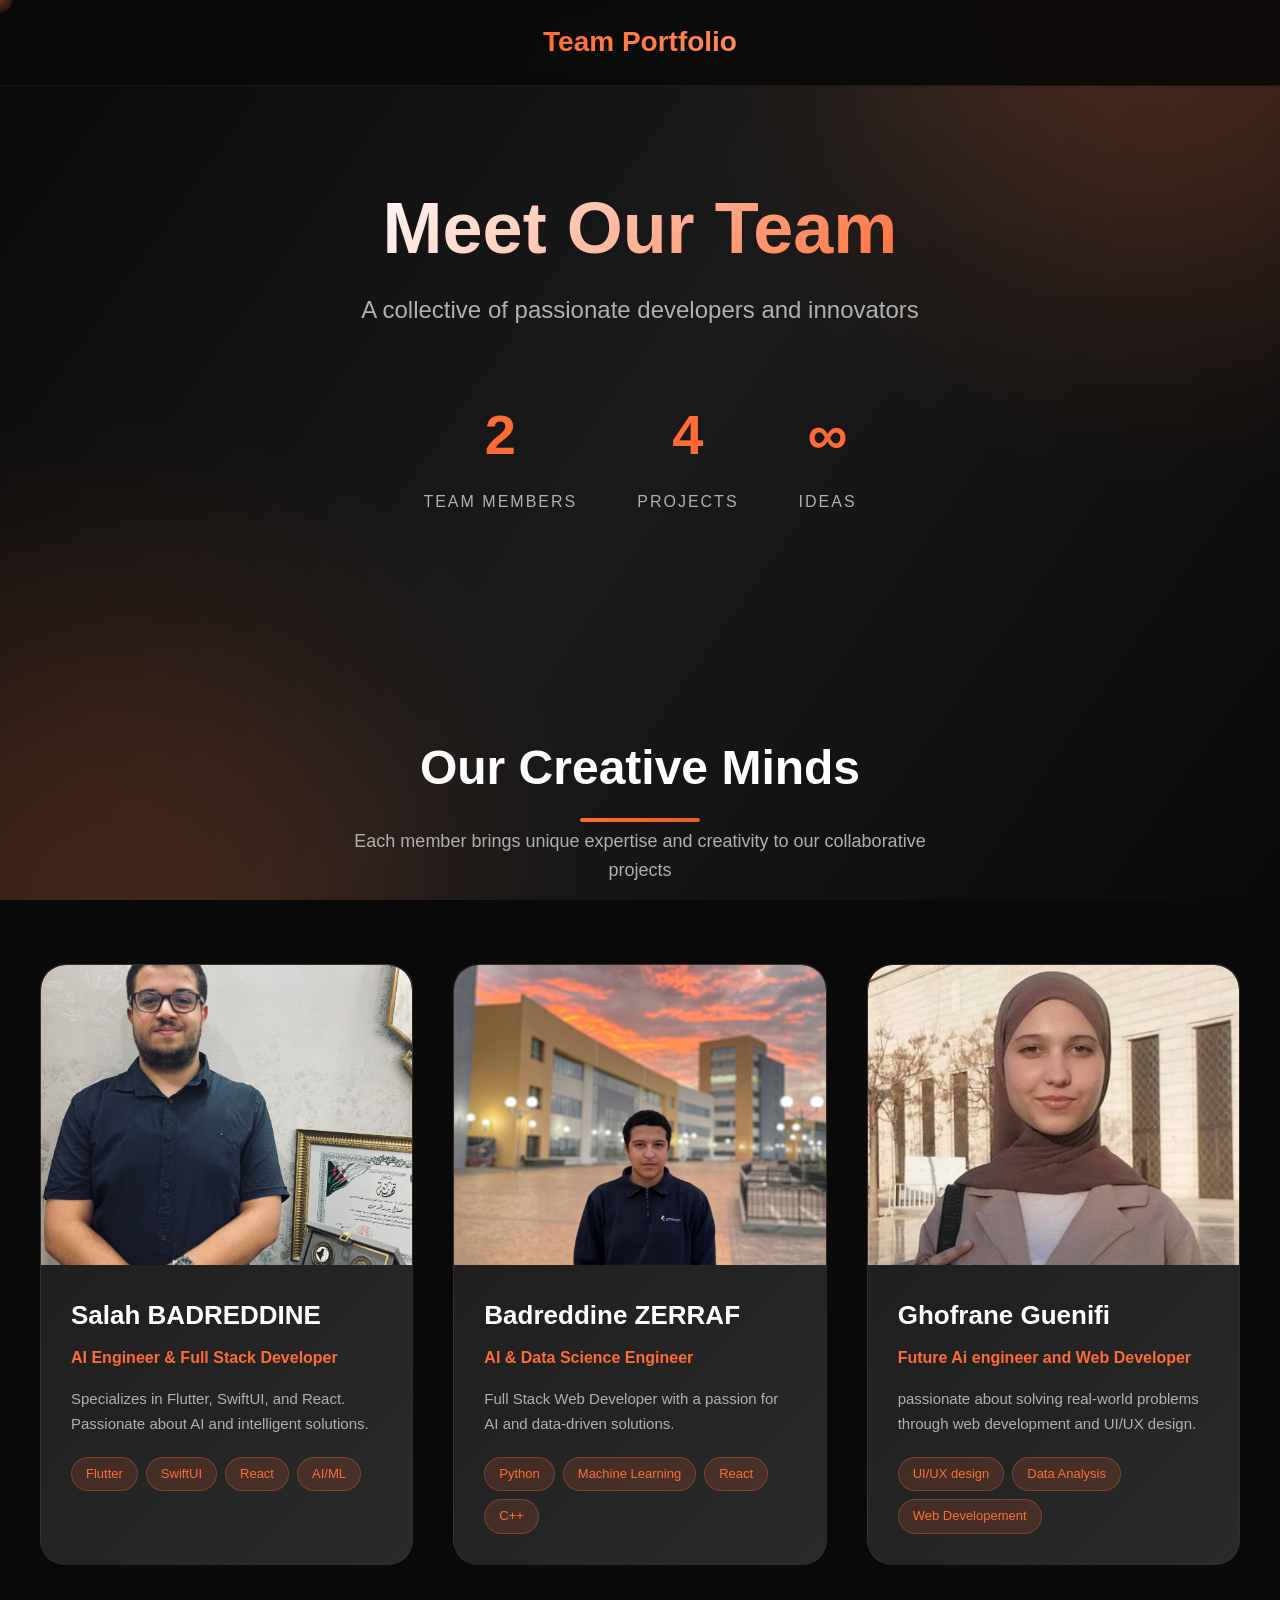
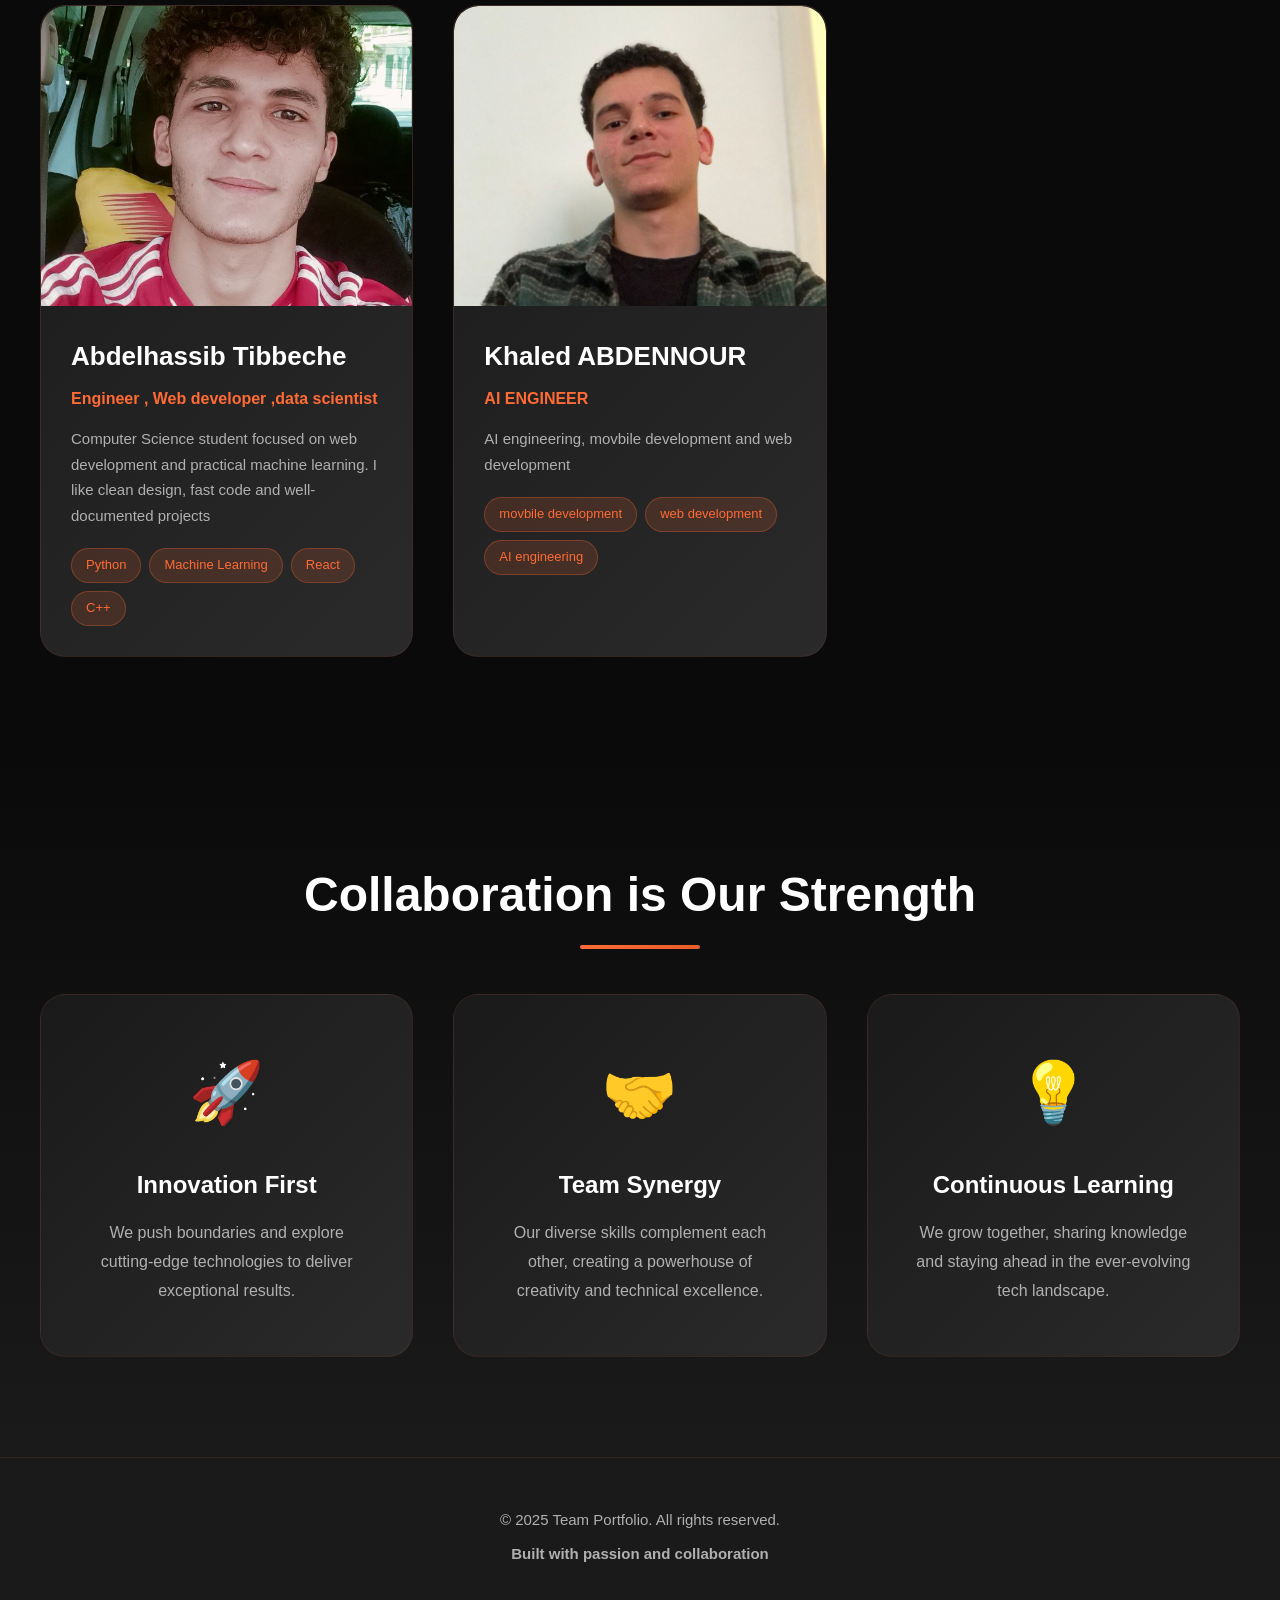
<file: index.html>
<!DOCTYPE html>
<html lang="en">
<head>
    <meta charset="UTF-8">
    <meta name="viewport" content="width=device-width, initial-scale=1.0">
    <title>Our Team - Portfolio</title>
    <link rel="stylesheet" href="./style.css">
</head>
<body>
    <!-- Animated Background -->
    <div class="bg-animation"></div>
    
    <!-- Navigation -->
    <nav class="navbar">
        <div class="nav-container">
            <div class="logo">Team Portfolio</div>
        </div>
    </nav>

    <!-- Hero Section -->
    <section class="hero">
        <div class="hero-content">
            <h1 class="main-title">Meet Our Team</h1>
            <p class="hero-subtitle">A collective of passionate developers and innovators</p>
            <div class="team-stats">
                <div class="stat">
                    <span class="stat-number">5</span>
                    <span class="stat-label">Team Members</span>
                </div>
                <div class="stat">
                    <span class="stat-number">10+</span>
                    <span class="stat-label">Projects</span>
                </div>
                <div class="stat">
                    <span class="stat-number">∞</span>
                    <span class="stat-label">Ideas</span>
                </div>
            </div>
        </div>
    </section>

    <!-- Team Members Section -->
    <section class="team-section">
        <div class="container">
            <h2 class="section-title">Our Creative Minds</h2>
            <p class="section-description">Each member brings unique expertise and creativity to our collaborative projects</p>
            
            <div class="team-grid">
                <!-- Member 1 - Salah -->
                <a href="./profiles/salah-badreddine.html" class="member-card">
                    <div class="member-image">
                        <img src="./assets/salah.jpg">
                        <div class="member-overlay">
                            <span class="view-portfolio">View Portfolio →</span>
                        </div>
                    </div>
                    <div class="member-info">
                        <h3>Salah BADREDDINE</h3>
                        <p class="member-role">AI Engineer & Full Stack Developer</p>
                        <p class="member-bio">Specializes in Flutter, SwiftUI, and React. Passionate about AI and intelligent solutions.</p>
                        <div class="member-tags">
                            <span class="tag">Flutter</span>
                            <span class="tag">SwiftUI</span>
                            <span class="tag">React</span>
                            <span class="tag">AI/ML</span>
                        </div>
                    </div>
                </a>

                <!-- Member 2 - Badr-eddine -->
                <a href="./profiles/badreddine-zerraf.html" class="member-card">
                    <div class="member-image">
                        <img src="./assets/Badreddine.jpg" alt="Badreddine Zerraf">
                        <div class="member-overlay">
                            <span class="view-portfolio">View Portfolio →</span>
                        </div>
                    </div>
                    <div class="member-info">
                        <h3>Badreddine ZERRAF</h3>
                        <p class="member-role">AI & Data Science Engineer</p>
                        <p class="member-bio">Full Stack Web Developer with a passion for AI and data-driven solutions.</p>
                        <div class="member-tags">
                            <span class="tag">Python</span>
                            <span class="tag">Machine Learning</span>
                            <span class="tag">React</span>
                            <span class="tag">C++</span>
                        </div>
                    </div>
                </a>

                <!-- Member 3 - Placeholder -->
                <a href="./profiles/ghofraneGuenifi.html" class="member-card">
                    <div class="ghofrane-image">
                        <img src="./assets/ghofrane2.jpg" alt="Ghofrane Guenifi">
                        <div class="member-overlay">
                            <span class="view-portfolio">View Portfolio →</span>
                        </div>
                    </div>
                    <div class="member-info">
                        <h3>Ghofrane Guenifi</h3>
                        <p class="member-role">Future Ai engineer and Web Developer</p>
                        <p class="member-bio">passionate about solving real-world problems through web development and UI/UX design.</p>
                        <div class="member-tags">
                            <span class="tag">UI/UX design</span>
                            <span class="tag">Data Analysis</span>
                            <span class="tag">Web Developement</span>
                        </div>
                    </div>
                </a>

                <!-- Member 4 - Placeholder -->
                <a href="./profiles/hassib-tibbeche.html" class="member-card">
                    <div class="member-image">
                        <img src="./assets/hassib-tibbeche.jpg" alt="Abdelhassib Tibbeche">
                        <div class="member-overlay">
                            <span class="view-portfolio">View Portfolio →</span>
                        </div>
                    </div>
                    <div class="member-info">
                        <h3>Abdelhassib Tibbeche</h3>
                        <p class="member-role">Engineer , Web developer ,data scientist</p>
                        <p class="member-bio">Computer Science student focused on web development and practical machine learning. I like clean design, fast code and well-documented projects</p>
                        <div class="member-tags">
                            <span class="tag">Python</span>
                            <span class="tag">Machine Learning</span>
                            <span class="tag">React</span>
                            <span class="tag">C++</span>
                        </div>
                    </div>
                </a>

                <!-- Member 5 - khaled -->
                <a href="./profiles/khaled-abdennour.html" class="member-card">
                    <div class="member-image">
                        <img src="./assets/khaled.jpg" alt="Abdelhassib Tibbeche">
                        <div class="member-overlay">
                            <span class="view-portfolio">View Portfolio →</span>
                        </div>
                    </div>
                    <div class="member-info">
                        <h3>Khaled ABDENNOUR</h3>
                        <p class="member-role">AI ENGINEER</p>
                        <p class="member-bio">AI engineering, movbile development and web development </p>
                        <div class="member-tags">
                            <span class="tag">movbile development</span>
                            <span class="tag">web development</span>
                            <span class="tag">AI engineering</span>
                        </div>
                    </div>
                </a>
            </div>
        </div>
    </section>

    <!-- Collaboration Section -->
    <section class="collaboration">
        <div class="container">
            <h2 class="section-title">Collaboration is Our Strength</h2>
            <div class="collab-content">
                <div class="collab-card">
                    <div class="collab-icon">🚀</div>
                    <h3>Innovation First</h3>
                    <p>We push boundaries and explore cutting-edge technologies to deliver exceptional results.</p>
                </div>
                <div class="collab-card">
                    <div class="collab-icon">🤝</div>
                    <h3>Team Synergy</h3>
                    <p>Our diverse skills complement each other, creating a powerhouse of creativity and technical excellence.</p>
                </div>
                <div class="collab-card">
                    <div class="collab-icon">💡</div>
                    <h3>Continuous Learning</h3>
                    <p>We grow together, sharing knowledge and staying ahead in the ever-evolving tech landscape.</p>
                </div>
            </div>
        </div>
    </section>

    <!-- Footer -->
    <footer class="footer">
        <div class="container">
            <p>&copy; 2025 Team Portfolio. All rights reserved.</p>
            <p class="footer-note">Built with passion and collaboration</p>
        </div>
    </footer>

    <script src="./script.js"></script>
</body>
</html>
</file>
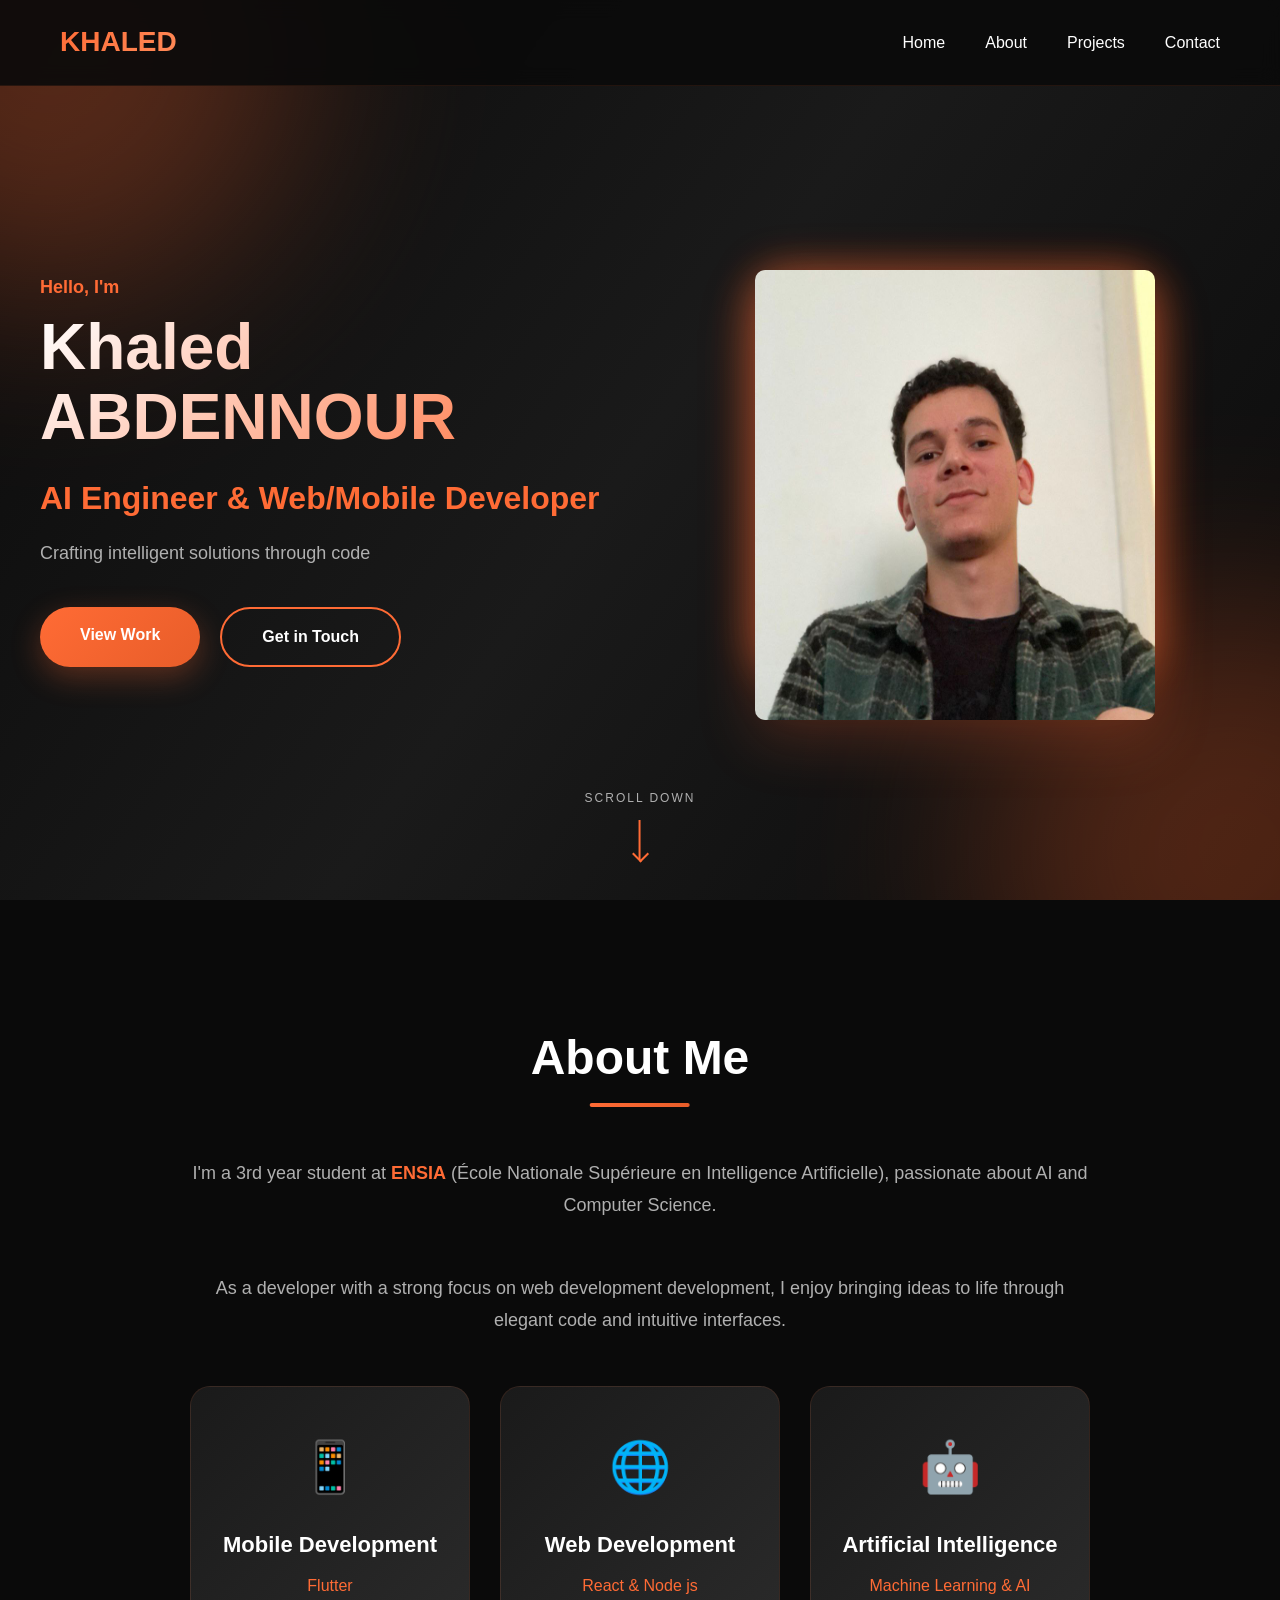
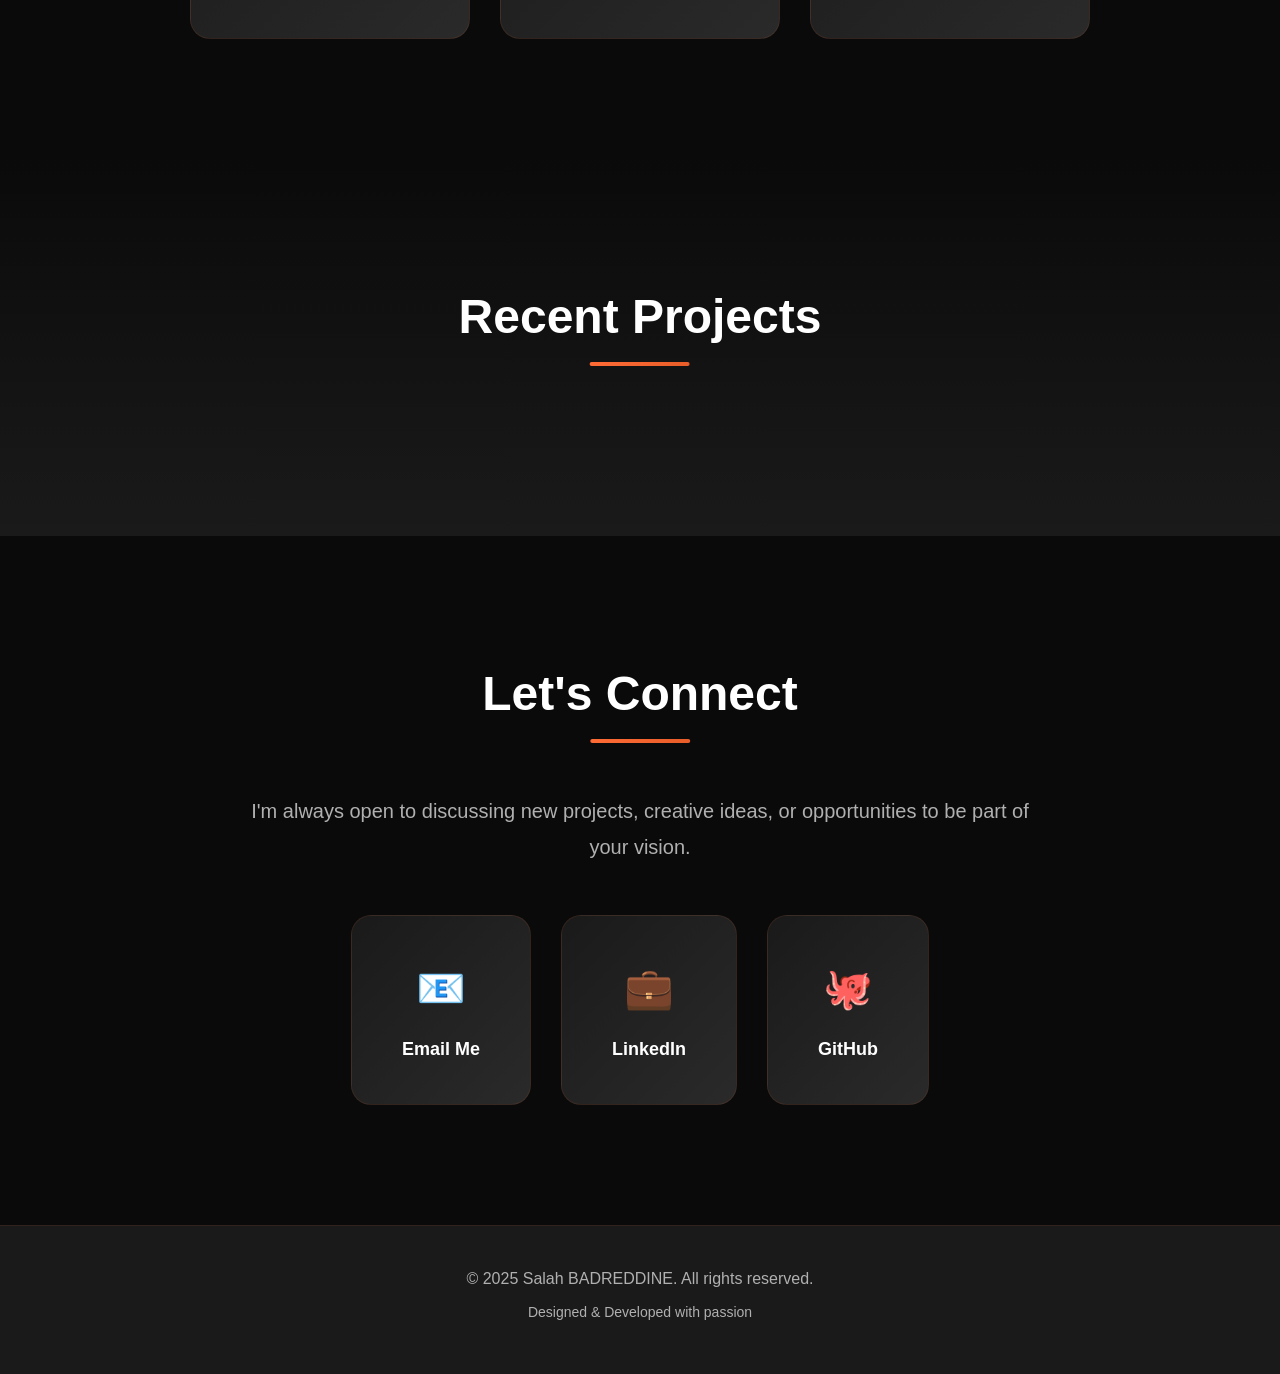
<file: profiles/khaled-abdennour.html>
<!DOCTYPE html>
<html lang="en">
<head>
    <meta charset="UTF-8">
    <meta name="viewport" content="width=device-width, initial-scale=1.0">
    <title>khaled ABDENNOUR - Portfolio</title>
    <link rel="stylesheet" href="khaled-abdennour.css">
</head>
<body>

    <div class="bg-animation"></div>
    

    <nav class="navbar">
        <div class="nav-container">
            <div class="logo">KHALED</div>
            <ul class="nav-menu">
                <li><a href="#home" class="nav-link">Home</a></li>
                <li><a href="#about" class="nav-link">About</a></li>
                <li><a href="#projects" class="nav-link">Projects</a></li>
                <li><a href="#contact" class="nav-link">Contact</a></li>
            </ul>
            <div class="hamburger">
                <span></span>
                <span></span>
                <span></span>
            </div>
        </div>
    </nav>


    <section id="home" class="hero">
        <div class="hero-content">
            <div class="hero-text">
                <span class="greeting">Hello, I'm</span>
                <h1 class="name">Khaled ABDENNOUR</h1>
                <p class="tagline">AI Engineer & Web/Mobile Developer</p>
                <p class="subtitle">Crafting intelligent solutions through code</p>
                <div class="cta-buttons">
                    <a href="#projects" class="btn btn-primary">View Work</a>
                    <a href="#contact" class="btn btn-secondary">Get in Touch</a>
                </div>
            </div>
            <div class="hero-visual">
                <div class="floating-card">
                    <img src="../assets/khaled.jpg"/>
                </div>
            </div>
        </div>
        <div class="scroll-indicator">
            <span>Scroll Down</span>
            <div class="scroll-arrow"></div>
        </div>
    </section>

    <!-- About Section -->
    <section id="about" class="about">
        <div class="container">
            <h2 class="section-title">About Me</h2>
            <div class="about-content">
                <div class="about-text">
                    <p class="intro">I'm a 3rd year student at <span class="highlight">ENSIA</span> (École Nationale Supérieure en Intelligence Artificielle), passionate about AI and Computer Science.</p>
                    <p>As a developer with a strong focus on web development development, I enjoy bringing ideas to life through elegant code and intuitive interfaces.</p>
                    
                    <div class="skills-grid">
                        <div class="skill-card">
                            <div class="skill-icon">📱</div>
                            <h3>Mobile Development</h3>
                            <p>Flutter </p>
                        </div>
                        <div class="skill-card">
                            <div class="skill-icon">🌐</div>
                            <h3>Web Development</h3>
                            <p>React & Node js</p>
                        </div>
                        <div class="skill-card">
                            <div class="skill-icon">🤖</div>
                            <h3>Artificial Intelligence</h3>
                            <p>Machine Learning & AI</p>
                        </div>
                    </div>
                </div>
            </div>
        </div>
    </section>

    <!-- Projects Section -->
    <section id="projects" class="projects">
        <div class="container">
            <h2 class="section-title">Recent Projects</h2>

        </div>
    </section>

    <!-- Contact Section -->
    <section id="contact" class="contact">
        <div class="container">
            <h2 class="section-title">Let's Connect</h2>
            <div class="contact-content">
                <p class="contact-text">I'm always open to discussing new projects, creative ideas, or opportunities to be part of your vision.</p>
                <div class="contact-methods">
                    <a href="mailto:khaled.abdennour@ensia.edu.dz" class="contact-card">
                        <div class="contact-icon">📧</div>
                        <span>Email Me</span>
                    </a>
                    <a href="https://www.linkedin.com/in/khaled-student-abdennour-284075334/" class="contact-card">
                        <div class="contact-icon">💼</div>
                        <span>LinkedIn</span>
                    </a>
                    <a href="https://github.com/KhaledAbdennour" class="contact-card">
                        <div class="contact-icon">🐙</div>
                        <span>GitHub</span>
                    </a>
                </div>
            </div>
        </div>
    </section>

    <!-- Footer -->
    <footer class="footer">
        <div class="container">
            <p>&copy; 2025 Salah BADREDDINE. All rights reserved.</p>
            <p class="footer-note">Designed & Developed with passion</p>
        </div>
    </footer>

    <script src="khaled-abdennour.js"></script>
</body>
</html>
</file>
<file: style.css>
* {
    margin: 0;
    padding: 0;
    box-sizing: border-box;
}

:root {
    --primary-orange: #ff6b35;
    --dark-orange: #e85d29;
    --light-orange: #ff8c5a;
    --black: #0a0a0a;
    --dark-gray: #1a1a1a;
    --mid-gray: #2a2a2a;
    --light-gray: #3a3a3a;
    --text-white: #ffffff;
    --text-gray: #b0b0b0;
}

body {
    font-family: 'Segoe UI', Tahoma, Geneva, Verdana, sans-serif;
    background-color: var(--black);
    color: var(--text-white);
    overflow-x: hidden;
    line-height: 1.6;
}

.container {
    max-width: 1400px;
    margin: 0 auto;
    padding: 0 20px;
}

/* Animated Background */
.bg-animation {
    position: fixed;
    top: 0;
    left: 0;
    width: 100%;
    height: 100%;
    z-index: -1;
    background: linear-gradient(125deg, var(--black) 0%, var(--dark-gray) 50%, var(--black) 100%);
    overflow: hidden;
}

.bg-animation::before,
.bg-animation::after {
    content: '';
    position: absolute;
    width: 600px;
    height: 600px;
    border-radius: 50%;
    filter: blur(120px);
    opacity: 0.2;
    animation: float 25s infinite ease-in-out;
}

.bg-animation::before {
    background: var(--primary-orange);
    top: -300px;
    right: -200px;
    animation-delay: 0s;
}

.bg-animation::after {
    background: var(--dark-orange);
    bottom: -300px;
    left: -200px;
    animation-delay: 12s;
}

@keyframes float {
    0%, 100% { transform: translate(0, 0) scale(1); }
    33% { transform: translate(-150px, 100px) scale(1.2); }
    66% { transform: translate(150px, -100px) scale(0.8); }
}

/* Navigation */
.navbar {
    position: fixed;
    top: 0;
    width: 100%;
    background: rgba(10, 10, 10, 0.9);
    backdrop-filter: blur(10px);
    padding: 20px 0;
    z-index: 1000;
    border-bottom: 1px solid rgba(255, 107, 53, 0.1);
}

.nav-container {
    max-width: 1400px;
    margin: 0 auto;
    padding: 0 20px;
    display: flex;
    justify-content: center;
    align-items: center;
}

.logo {
    font-size: 28px;
    font-weight: bold;
    background: linear-gradient(135deg, var(--primary-orange), var(--light-orange));
    -webkit-background-clip: text;
    -webkit-text-fill-color: transparent;
    background-clip: text;
}

/* Hero Section */
.hero {
    min-height: 70vh;
    display: flex;
    align-items: center;
    justify-content: center;
    padding: 150px 20px 80px;
    text-align: center;
}

.hero-content {
    max-width: 900px;
    animation: fadeInUp 1s ease-out;
}

.main-title {
    font-size: 72px;
    font-weight: 900;
    margin-bottom: 20px;
    background: linear-gradient(135deg, var(--text-white), var(--primary-orange));
    -webkit-background-clip: text;
    -webkit-text-fill-color: transparent;
    background-clip: text;
    line-height: 1.2;
}

.hero-subtitle {
    font-size: 24px;
    color: var(--text-gray);
    margin-bottom: 60px;
}

.team-stats {
    display: flex;
    justify-content: center;
    gap: 60px;
    flex-wrap: wrap;
}

.stat {
    display: flex;
    flex-direction: column;
    align-items: center;
}

.stat-number {
    font-size: 56px;
    font-weight: 900;
    color: var(--primary-orange);
    margin-bottom: 10px;
}

.stat-label {
    font-size: 16px;
    color: var(--text-gray);
    text-transform: uppercase;
    letter-spacing: 2px;
}

@keyframes fadeInUp {
    from {
        opacity: 0;
        transform: translateY(40px);
    }
    to {
        opacity: 1;
        transform: translateY(0);
    }
}

/* Team Section */
.team-section {
    padding: 100px 20px;
}

.section-title {
    font-size: 48px;
    text-align: center;
    margin-bottom: 20px;
    position: relative;
}

.section-title::after {
    content: '';
    position: absolute;
    bottom: -15px;
    left: 50%;
    transform: translateX(-50%);
    width: 120px;
    height: 4px;
    background: linear-gradient(90deg, var(--primary-orange), var(--dark-orange));
    border-radius: 2px;
}

.section-description {
    text-align: center;
    font-size: 18px;
    color: var(--text-gray);
    max-width: 600px;
    margin: 0 auto 80px;
}

.team-grid {
    display: grid;
    grid-template-columns: repeat(3, 1fr);
    gap: 40px;
    margin-top: 60px;
    max-width: 1200px;
    margin-left: auto;
    margin-right: auto;
}

.team-grid .member-card {
    width: 100%;
    max-width: none;
}

.team-grid .member-card:nth-child(4) {
    grid-column: 1 / 2;
}

.team-grid .member-card:nth-child(5) {
    grid-column: 2 / 3;
}

.member-card {
    background: linear-gradient(135deg, var(--dark-gray), var(--mid-gray));
    border-radius: 25px;
    overflow: hidden;
    transition: all 0.4s cubic-bezier(0.4, 0, 0.2, 1);
    border: 1px solid rgba(255, 107, 53, 0.1);
    text-decoration: none;
    display: block;
    position: relative;
}

.member-card::before {
    content: '';
    position: absolute;
    top: 0;
    left: 0;
    right: 0;
    bottom: 0;
    background: linear-gradient(135deg, rgba(255, 107, 53, 0.1), transparent);
    opacity: 0;
    transition: opacity 0.4s;
    pointer-events: none;
}

.member-card:hover {
    transform: translateY(-15px) scale(1.02);
    border-color: var(--primary-orange);
    box-shadow: 0 25px 60px rgba(255, 107, 53, 0.3);
}

.member-card:hover::before {
    opacity: 1;
}

.member-image {
  width: 100%;
  height: 300px; 
  position: relative;
  overflow: hidden;
  border-radius: 25px 25px 0 0;
}

.member-image img {
  position: absolute;
  top: 0;
  left: 0;
  width: 100%;
  height: 100%;
  object-fit: cover;       
  object-position: center; 
}

.ghofrane-image {
  width: 100%;
  height: 300px; 
  position: relative;
  overflow: hidden;
  border-radius: 25px 25px 0 0;
}

.ghofrane-image img {
    width: 100%;
    height: 100%;
    object-fit: cover;
    object-position: center top; 
    position: absolute;
    top: 0;
    left: 0;
    z-index: 1;
}


.member-avatar {
    width: 150px;
    height: 150px;
    border-radius: 50%;
    background: linear-gradient(135deg, var(--primary-orange), var(--dark-orange));
    display: flex;
    align-items: center;
    justify-content: center;
    box-shadow: 0 20px 40px rgba(255, 107, 53, 0.4);
    transition: all 0.4s;
    position: relative;
    z-index: 2;
}

.member-card:hover .member-avatar {
    transform: scale(1.1) rotate(5deg);
}

.avatar-text {
    font-size: 48px;
    font-weight: 900;
    color: var(--text-white);
}

.member-overlay {
    position: absolute;
    top: 0;
    left: 0;
    right: 0;
    bottom: 0;
    background: rgba(255, 107, 53, 0.95);
    display: flex;
    align-items: center;
    justify-content: center;
    opacity: 0;
    transition: opacity 0.4s;
    z-index: 3;
}

.member-card:hover .member-overlay {
    opacity: 1;
}

.view-portfolio {
    color: var(--text-white);
    font-size: 20px;
    font-weight: 700;
    letter-spacing: 1px;
}

.member-info {
    padding: 30px;
}

.member-info h3 {
    font-size: 26px;
    margin-bottom: 8px;
    color: var(--text-white);
}

.member-role {
    color: var(--primary-orange);
    font-size: 16px;
    font-weight: 600;
    margin-bottom: 15px;
}

.member-bio {
    color: var(--text-gray);
    font-size: 15px;
    line-height: 1.7;
    margin-bottom: 20px;
}

.member-tags {
    display: flex;
    gap: 8px;
    flex-wrap: wrap;
}

.tag {
    background: rgba(255, 107, 53, 0.15);
    color: var(--primary-orange);
    padding: 6px 14px;
    border-radius: 20px;
    font-size: 13px;
    border: 1px solid rgba(255, 107, 53, 0.3);
    font-weight: 500;
}

/* Collaboration Section */
.collaboration {
    padding: 100px 20px;
    background: linear-gradient(180deg, var(--black) 0%, var(--dark-gray) 100%);
}

.collab-content {
    display: grid;
    grid-template-columns: repeat(auto-fit, minmax(300px, 1fr));
    gap: 40px;
    margin-top: 60px;
}

.collab-card {
    background: linear-gradient(135deg, var(--dark-gray), var(--mid-gray));
    padding: 50px 40px;
    border-radius: 25px;
    text-align: center;
    transition: all 0.4s;
    border: 1px solid rgba(255, 107, 53, 0.1);
}

.collab-card:hover {
    transform: translateY(-10px);
    border-color: var(--primary-orange);
    box-shadow: 0 20px 50px rgba(255, 107, 53, 0.3);
}

.collab-icon {
    font-size: 60px;
    margin-bottom: 25px;
}

.collab-card h3 {
    font-size: 24px;
    margin-bottom: 15px;
    color: var(--text-white);
}

.collab-card p {
    color: var(--text-gray);
    line-height: 1.8;
    font-size: 16px;
}

/* Footer */
.footer {
    padding: 50px 20px;
    text-align: center;
    border-top: 1px solid rgba(255, 107, 53, 0.1);
    background: var(--dark-gray);
}

.footer p {
    color: var(--text-gray);
    margin-bottom: 10px;
    font-size: 15px;
}

.footer-note {
    color: var(--primary-orange);
    font-size: 14px;
    font-weight: 600;
}

/* Responsive Design */
@media (max-width: 1024px) {
    .team-grid {
        grid-template-columns: repeat(2, 1fr);
    }
    
    .team-grid .member-card:nth-child(4) {
        grid-column: 1 / 2;
    }
    
    .team-grid .member-card:nth-child(5) {
        grid-column: 2 / 3;
    }
}

@media (max-width: 768px) {
    .main-title {
        font-size: 48px;
    }

    .hero-subtitle {
        font-size: 18px;
    }

    .team-stats {
        gap: 40px;
    }

    .stat-number {
        font-size: 42px;
    }

    .section-title {
        font-size: 36px;
    }

    .team-grid {
        grid-template-columns: 1fr;
        gap: 30px;
    }
    
    .team-grid .member-card:nth-child(4),
    .team-grid .member-card:nth-child(5) {
        grid-column: 1;
    }

    .collab-content {
        grid-template-columns: 1fr;
    }

    .member-avatar {
        width: 120px;
        height: 120px;
    }

    .avatar-text {
        font-size: 40px;
    }
}

@media (max-width: 480px) {
    .main-title {
        font-size: 36px;
    }

    .hero {
        min-height: 60vh;
        padding: 120px 20px 60px;
    }

    .team-stats {
        flex-direction: column;
        gap: 30px;
    }
}
</file>
<file: profiles/khaled-abdennour.css>
* {
    margin: 0;
    padding: 0;
    box-sizing: border-box;
}

:root {
    --primary-orange: #ff6b35;
    --dark-orange: #e85d29;
    --light-orange: #ff8c5a;
    --black: #0a0a0a;
    --dark-gray: #1a1a1a;
    --mid-gray: #2a2a2a;
    --light-gray: #3a3a3a;
    --text-white: #ffffff;
    --text-gray: #b0b0b0;
}

body {
    font-family: 'Segoe UI', Tahoma, Geneva, Verdana, sans-serif;
    background-color: var(--black);
    color: var(--text-white);
    overflow-x: hidden;
    line-height: 1.6;
}

.container {
    max-width: 1200px;
    margin: 0 auto;
    padding: 0 20px;
}

/* Animated Background */
.bg-animation {
    position: fixed;
    top: 0;
    left: 0;
    width: 100%;
    height: 100%;
    z-index: -1;
    background: linear-gradient(125deg, var(--black) 0%, var(--dark-gray) 50%, var(--black) 100%);
    overflow: hidden;
}

.bg-animation::before,
.bg-animation::after {
    content: '';
    position: absolute;
    width: 500px;
    height: 500px;
    border-radius: 50%;
    filter: blur(100px);
    opacity: 0.3;
    animation: float 20s infinite ease-in-out;
}

.bg-animation::before {
    background: var(--primary-orange);
    top: -200px;
    left: -200px;
    animation-delay: 0s;
}

.bg-animation::after {
    background: var(--dark-orange);
    bottom: -200px;
    right: -200px;
    animation-delay: 10s;
}

@keyframes float {
    0%, 100% { transform: translate(0, 0) scale(1); }
    33% { transform: translate(100px, -100px) scale(1.1); }
    66% { transform: translate(-100px, 100px) scale(0.9); }
}

/* Navigation */
.navbar {
    position: fixed;
    top: 0;
    width: 100%;
    background: rgba(10, 10, 10, 0.9);
    backdrop-filter: blur(10px);
    padding: 20px 0;
    z-index: 1000;
    border-bottom: 1px solid rgba(255, 107, 53, 0.1);
}

.nav-container {
    max-width: 1200px;
    margin: 0 auto;
    padding: 0 20px;
    display: flex;
    justify-content: space-between;
    align-items: center;
}

.logo {
    font-size: 28px;
    font-weight: bold;
    background: linear-gradient(135deg, var(--primary-orange), var(--light-orange));
    -webkit-background-clip: text;
    -webkit-text-fill-color: transparent;
    background-clip: text;
}

.nav-menu {
    display: flex;
    list-style: none;
    gap: 40px;
}

.nav-link {
    color: var(--text-white);
    text-decoration: none;
    font-size: 16px;
    position: relative;
    transition: color 0.3s;
}

.nav-link::after {
    content: '';
    position: absolute;
    bottom: -5px;
    left: 0;
    width: 0;
    height: 2px;
    background: var(--primary-orange);
    transition: width 0.3s;
}

.nav-link:hover {
    color: var(--primary-orange);
}

.nav-link:hover::after {
    width: 100%;
}

.hamburger {
    display: none;
    flex-direction: column;
    cursor: pointer;
    gap: 5px;
}

.hamburger span {
    width: 25px;
    height: 3px;
    background: var(--primary-orange);
    transition: all 0.3s;
}

/* Hero Section */
.hero {
    min-height: 100vh;
    display: flex;
    align-items: center;
    justify-content: center;
    padding: 100px 20px 60px;
    position: relative;
}

.hero-content {
    max-width: 1200px;
    width: 100%;
    display: flex;
    justify-content: space-between;
    align-items: center;
    gap: 60px;
}

.hero-text {
    flex: 1;
    animation: fadeInUp 1s ease-out;
}

.greeting {
    color: var(--primary-orange);
    font-size: 18px;
    font-weight: 600;
    display: block;
    margin-bottom: 10px;
}

.name {
    font-size: 64px;
    font-weight: 900;
    line-height: 1.1;
    margin-bottom: 20px;
    background: linear-gradient(135deg, var(--text-white), var(--primary-orange));
    -webkit-background-clip: text;
    -webkit-text-fill-color: transparent;
    background-clip: text;
}

.tagline {
    font-size: 32px;
    color: var(--primary-orange);
    margin-bottom: 15px;
    font-weight: 600;
}

.subtitle {
    font-size: 18px;
    color: var(--text-gray);
    margin-bottom: 40px;
    max-width: 500px;
}

.cta-buttons {
    display: flex;
    gap: 20px;
    flex-wrap: wrap;
}

.btn {
    padding: 15px 40px;
    text-decoration: none;
    border-radius: 50px;
    font-weight: 600;
    font-size: 16px;
    transition: all 0.3s;
    display: inline-block;
    position: relative;
    overflow: hidden;
}

.btn-primary {
    background: linear-gradient(135deg, var(--primary-orange), var(--dark-orange));
    color: var(--text-white);
    box-shadow: 0 10px 30px rgba(255, 107, 53, 0.3);
}

.btn-primary:hover {
    transform: translateY(-3px);
    box-shadow: 0 15px 40px rgba(255, 107, 53, 0.5);
}

.btn-secondary {
    background: transparent;
    color: var(--text-white);
    border: 2px solid var(--primary-orange);
}

.btn-secondary:hover {
    background: var(--primary-orange);
    transform: translateY(-3px);
}

.hero-visual {
    flex: 1;
    display: flex;
    justify-content: center;
    align-items: center;
}

.floating-card {
    width: 400px;
    height: 400px;
    background: linear-gradient(135deg, var(--mid-gray), var(--light-gray));
    border-radius: 30px;
    position: relative;
    box-shadow: 0 20px 60px rgba(255, 107, 53, 0.2);
    animation: floatCard 6s infinite ease-in-out;
}

.floating-card img {
    width: 400px;
    height: 450px;
    border-radius: 10px;
    position: relative;
    box-shadow: 0 20px 60px rgba(255, 107, 53, 0.2);
    animation: floatCard 6s infinite ease-in-out;
}

.floating-card::before {
    content: '';
    position: absolute;
    top: -2px;
    left: -2px;
    right: -2px;
    bottom: -2px;
    background: linear-gradient(135deg, var(--primary-orange), var(--dark-orange));
    border-radius: 30px;
    z-index: -1;
    opacity: 0.5;
    filter: blur(20px);
}

@keyframes floatCard {
    0%, 100% { transform: translateY(0) rotate(0deg); }
    50% { transform: translateY(-20px) rotate(2deg); }
}

.scroll-indicator {
    position: absolute;
    bottom: 40px;
    left: 50%;
    transform: translateX(-50%);
    text-align: center;
    animation: bounce 2s infinite;
}

.scroll-indicator span {
    color: var(--text-gray);
    font-size: 12px;
    text-transform: uppercase;
    letter-spacing: 2px;
}

.scroll-arrow {
    width: 2px;
    height: 40px;
    background: var(--primary-orange);
    margin: 10px auto 0;
    position: relative;
}

.scroll-arrow::after {
    content: '';
    position: absolute;
    bottom: 0;
    left: -4px;
    width: 10px;
    height: 10px;
    border-right: 2px solid var(--primary-orange);
    border-bottom: 2px solid var(--primary-orange);
    transform: rotate(45deg);
}

@keyframes bounce {
    0%, 100% { transform: translateX(-50%) translateY(0); }
    50% { transform: translateX(-50%) translateY(-10px); }
}

@keyframes fadeInUp {
    from {
        opacity: 0;
        transform: translateY(30px);
    }
    to {
        opacity: 1;
        transform: translateY(0);
    }
}

/* Sections */
.section-title {
    font-size: 48px;
    text-align: center;
    margin-bottom: 60px;
    position: relative;
    display: inline-block;
    left: 50%;
    transform: translateX(-50%);
}

.section-title::after {
    content: '';
    position: absolute;
    bottom: -10px;
    left: 50%;
    transform: translateX(-50%);
    width: 100px;
    height: 4px;
    background: linear-gradient(90deg, var(--primary-orange), var(--dark-orange));
    border-radius: 2px;
}

/* About Section */
.about {
    padding: 120px 20px;
}

.about-content {
    max-width: 900px;
    margin: 0 auto;
}

.about-text {
    text-align: center;
}

.intro {
    font-size: 24px;
    margin-bottom: 20px;
    line-height: 1.8;
}

.highlight {
    color: var(--primary-orange);
    font-weight: 700;
}

.about-text > p {
    font-size: 18px;
    color: var(--text-gray);
    margin-bottom: 50px;
    line-height: 1.8;
}

.skills-grid {
    display: grid;
    grid-template-columns: repeat(auto-fit, minmax(250px, 1fr));
    gap: 30px;
    margin-top: 50px;
}

.skill-card {
    background: linear-gradient(135deg, var(--dark-gray), var(--mid-gray));
    padding: 40px 30px;
    border-radius: 20px;
    text-align: center;
    transition: all 0.3s;
    border: 1px solid rgba(255, 107, 53, 0.1);
}

.skill-card:hover {
    transform: translateY(-10px);
    border-color: var(--primary-orange);
    box-shadow: 0 15px 40px rgba(255, 107, 53, 0.2);
}

.skill-icon {
    font-size: 50px;
    margin-bottom: 20px;
}

.skill-card h3 {
    font-size: 22px;
    margin-bottom: 10px;
    color: var(--text-white);
}

.skill-card p {
    color: var(--primary-orange);
    font-size: 16px;
}

/* Projects Section */
.projects {
    padding: 120px 20px;
    background: linear-gradient(180deg, var(--black) 0%, var(--dark-gray) 100%);
}

.projects-grid {
    display: grid;
    grid-template-columns: repeat(auto-fit, minmax(350px, 1fr));
    gap: 40px;
}

.project-card {
    background: var(--mid-gray);
    border-radius: 20px;
    overflow: hidden;
    transition: all 0.3s;
    border: 1px solid transparent;
}

.project-card:hover {
    transform: translateY(-10px);
    border-color: var(--primary-orange);
    box-shadow: 0 20px 50px rgba(255, 107, 53, 0.3);
}

.project-image {
    height: 250px;
    background: linear-gradient(135deg, var(--light-gray), var(--dark-gray));
    position: relative;
    overflow: hidden;
}

.project-image img {
    width: 100%;
    height: 100%;
    object-fit: cover; 
}

.project-overlay {
    position: absolute;
    top: 0;
    left: 0;
    right: 0;
    bottom: 0;
    background: rgba(255, 107, 53, 0.9);
    display: flex;
    align-items: center;
    justify-content: center;
    opacity: 0;
    transition: opacity 0.3s;
}

.project-card:hover .project-overlay {
    opacity: 1;
}

.view-project {
    color: var(--text-white);
    font-size: 18px;
    font-weight: 600;
}

.project-info {
    padding: 30px;
}

.project-info h3 {
    font-size: 24px;
    margin-bottom: 15px;
    color: var(--text-white);
}

.project-info p {
    color: var(--text-gray);
    margin-bottom: 20px;
    line-height: 1.6;
}

.project-tags {
    display: flex;
    gap: 10px;
    flex-wrap: wrap;
}

.tag {
    background: rgba(255, 107, 53, 0.1);
    color: var(--primary-orange);
    padding: 8px 16px;
    border-radius: 20px;
    font-size: 14px;
    border: 1px solid rgba(255, 107, 53, 0.3);
}

/* Contact Section */
.contact {
    padding: 120px 20px;
}

.contact-content {
    max-width: 800px;
    margin: 0 auto;
    text-align: center;
}

.contact-text {
    font-size: 20px;
    color: var(--text-gray);
    margin-bottom: 50px;
    line-height: 1.8;
}

.contact-methods {
    display: flex;
    justify-content: center;
    gap: 30px;
    flex-wrap: wrap;
}

.contact-card {
    background: linear-gradient(135deg, var(--dark-gray), var(--mid-gray));
    padding: 40px 50px;
    border-radius: 20px;
    text-decoration: none;
    color: var(--text-white);
    transition: all 0.3s;
    border: 1px solid rgba(255, 107, 53, 0.1);
    display: flex;
    flex-direction: column;
    align-items: center;
    gap: 15px;
}

.contact-card:hover {
    transform: translateY(-10px);
    border-color: var(--primary-orange);
    box-shadow: 0 15px 40px rgba(255, 107, 53, 0.3);
}

.contact-icon {
    font-size: 40px;
}

.contact-card span {
    font-size: 18px;
    font-weight: 600;
}

/* Footer */
.footer {
    padding: 40px 20px;
    text-align: center;
    border-top: 1px solid rgba(255, 107, 53, 0.1);
    background: var(--dark-gray);
}

.footer p {
    color: var(--text-gray);
    margin-bottom: 10px;
}

.footer-note {
    color: var(--primary-orange);
    font-size: 14px;
}

/* Responsive Design */
@media (max-width: 768px) {
    .hamburger {
        display: flex;
    }

    .nav-menu {
        position: fixed;
        left: -100%;
        top: 70px;
        flex-direction: column;
        background: rgba(10, 10, 10, 0.98);
        width: 100%;
        text-align: center;
        transition: left 0.3s;
        padding: 30px 0;
        gap: 20px;
    }

    .nav-menu.active {
        left: 0;
    }

    .name {
        font-size: 42px;
    }

    .tagline {
        font-size: 24px;
    }

    .hero-content {
        flex-direction: column;
        text-align: center;
    }

    .hero-text {
        order: 1;
    }

    .hero-visual {
        order: 2;
    }

    .floating-card {
        width: 300px;
        height: 300px;
    }

    .cta-buttons {
        justify-content: center;
    }

    .section-title {
        font-size: 36px;
    }

    .projects-grid {
        grid-template-columns: 1fr;
    }

    .skills-grid {
        grid-template-columns: 1fr;
    }

    .contact-methods {
        flex-direction: column;
        align-items: stretch;
    }
}
</file>
